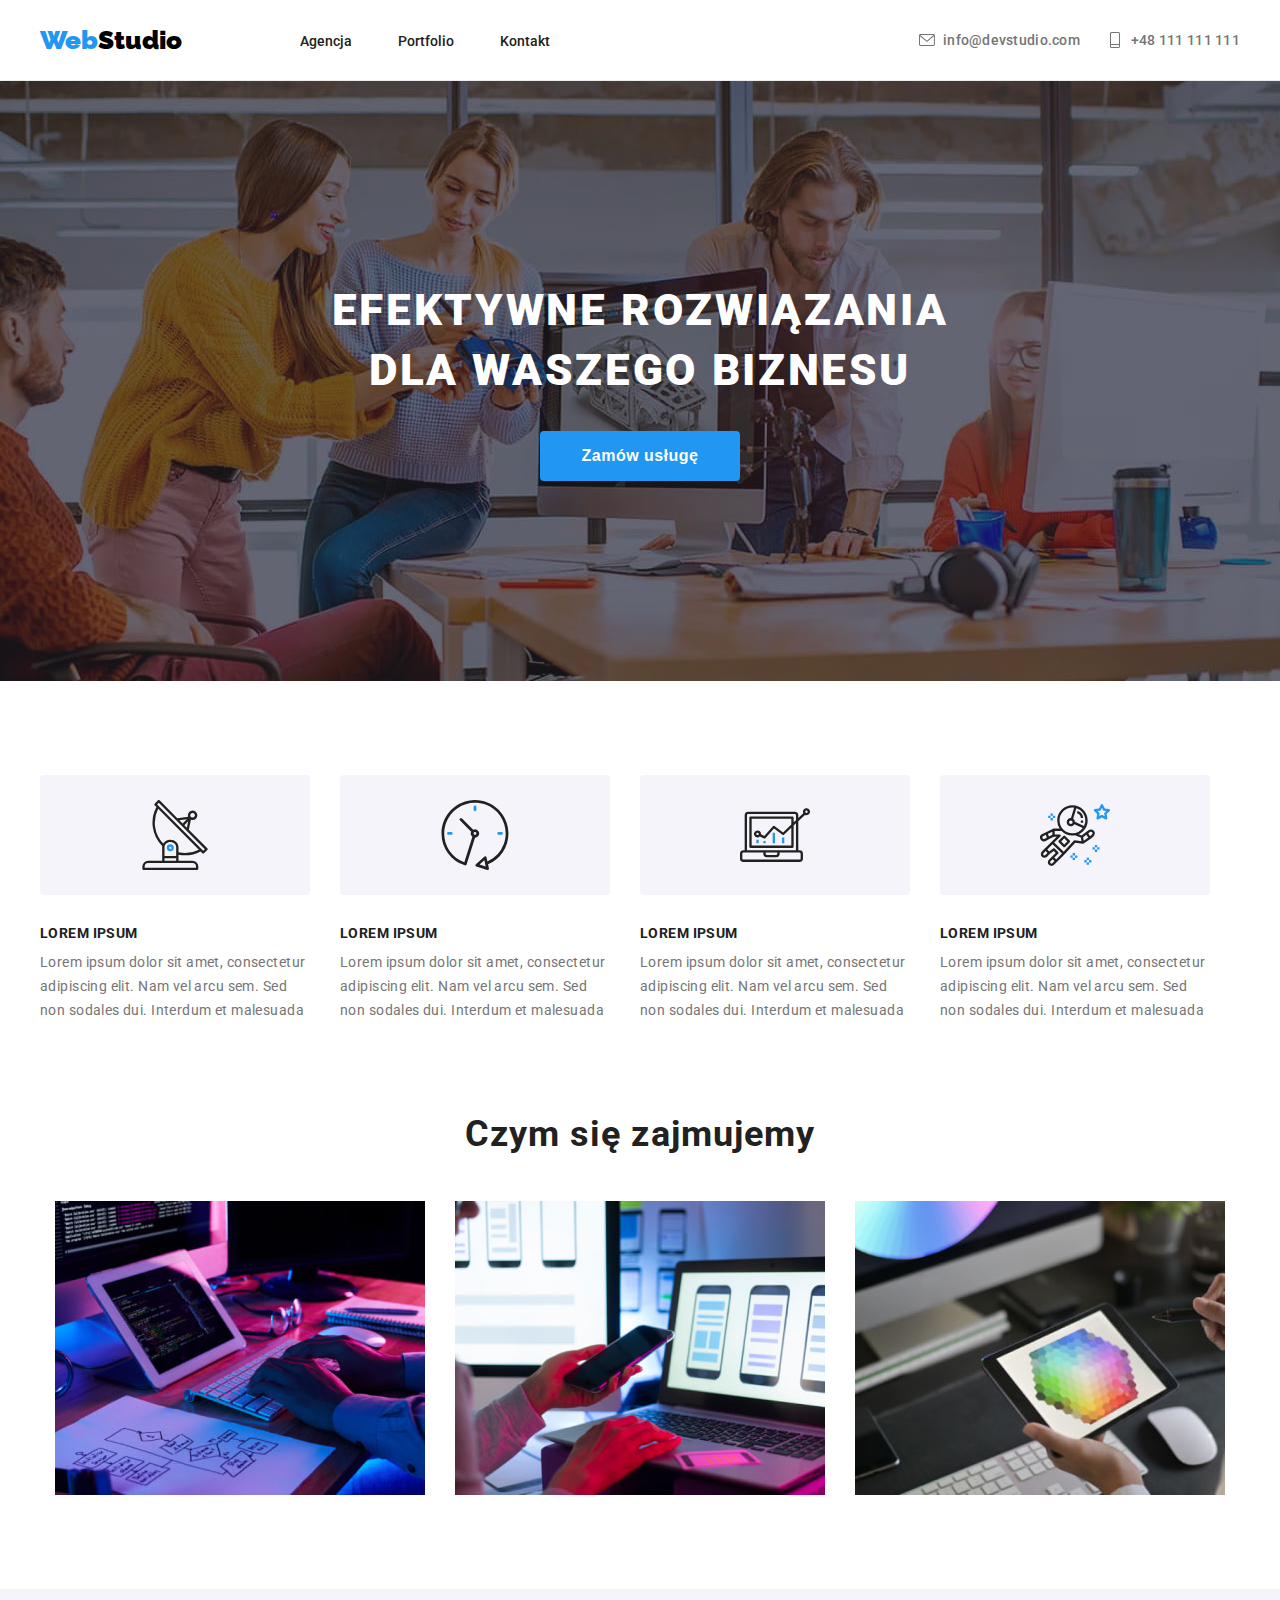
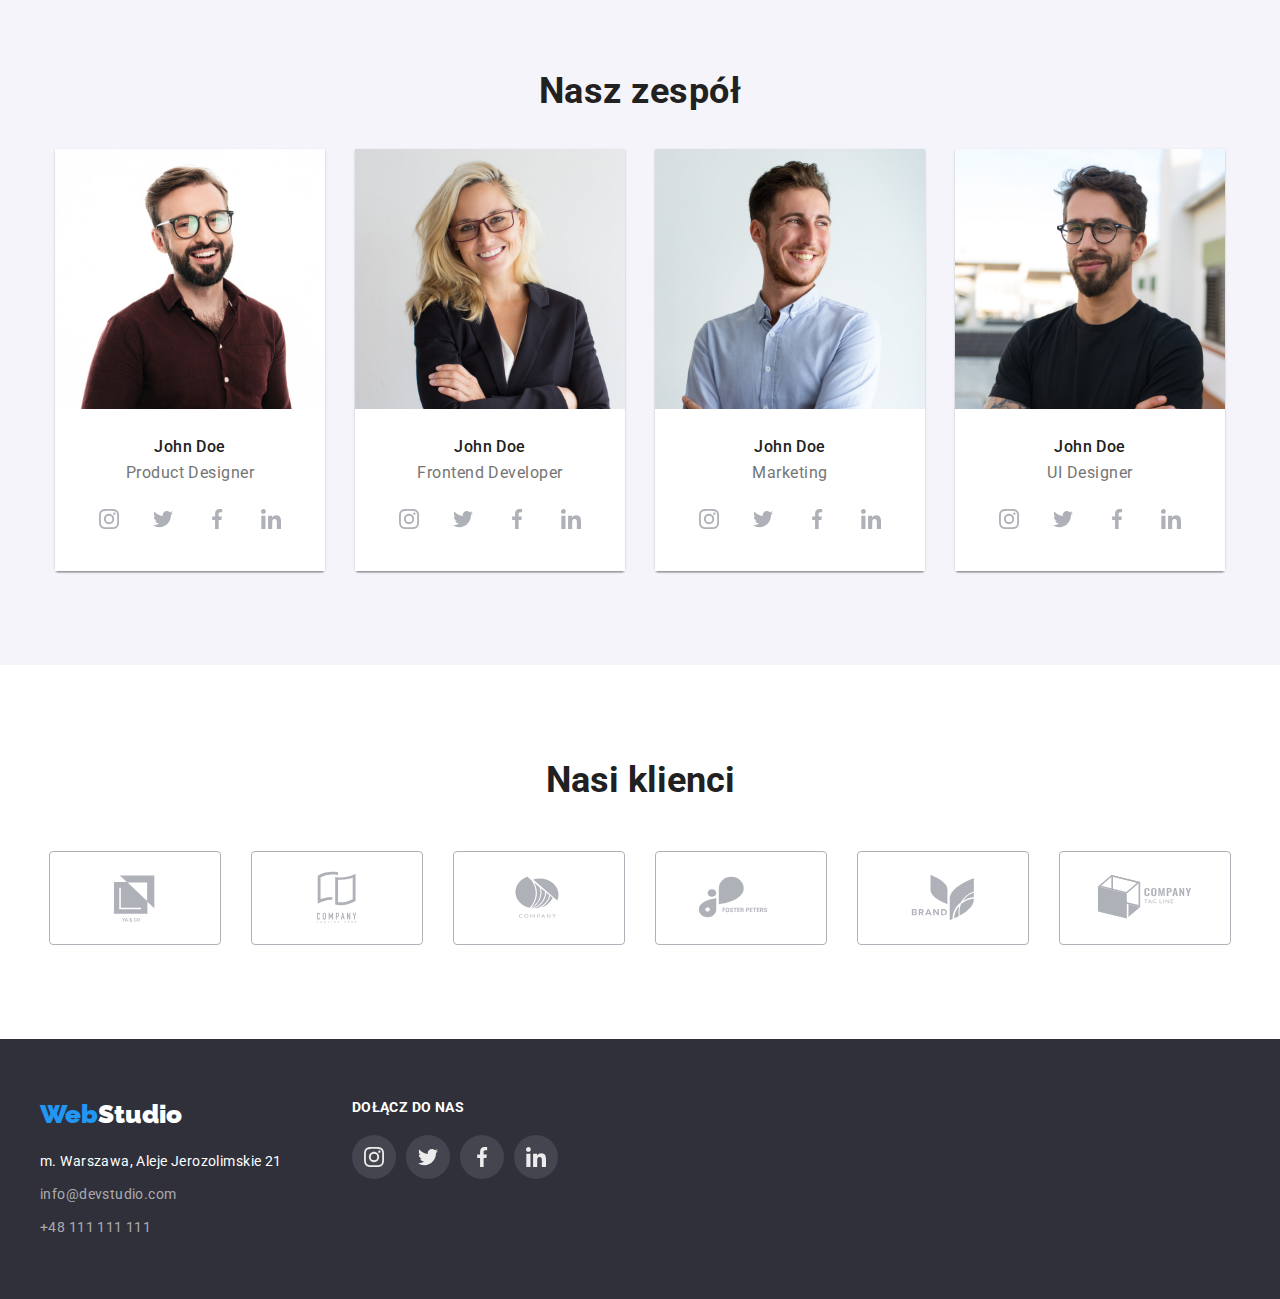
<file: index.html>
<!DOCTYPE html>
<html lang="pl">
  <head>
    <meta charset="utf-8" />
    <title>Portfolio</title>
    <link
      rel="stylesheet"
      href="https://cdnjs.cloudflare.com/ajax/libs/modern-normalize/1.1.0/modern-normalize.min.css"
      integrity="sha512-wpPYUAdjBVSE4KJnH1VR1HeZfpl1ub8YT/NKx4PuQ5NmX2tKuGu6U/JRp5y+Y8XG2tV+wKQpNHVUX03MfMFn9Q=="
      crossorigin="anonymous"
      referrerpolicy="no-referrer"
    />
    <link rel="stylesheet" href="css/styles.css" />
    <link rel="preconnect" href="https://fonts.googleapis.com" />
    <link rel="preconnect" href="https://fonts.gstatic.com" crossorigin />
    <link
      href="https://fonts.googleapis.com/css2?family=Raleway:wght@700&family=Roboto:wght@400;500;700;900&display=swap"
      rel="stylesheet"
    />
  </head>
  <body>
    <header>
      <section class="page-header">
        <div class="flex-header">
          <div class="header-logo">
            <a href="" class="logo-font"
              ><b
                ><span class="color-blue">Web</span
                ><span class="color-black">Studio</span></b
              ></a
            >
          </div>
          <nav>
            <ul class="nav-menu">
              <li class="nav-btn">
                <a href="./index.html" class="link">Agencja</a>
              </li>
              <li class="nav-btn">
                <a href="./portfolio.html" class="link">Portfolio</a>
              </li>
              <li class="nav-btn"><a href="" class="link">Kontakt</a></li>
            </ul>
          </nav>

          <div class="flex-tel">
            <a href="mailto:info@devstudio.com" class="flex-mail">
              <svg width="16" height="12">
                <use href="images/icons2.svg#icon-koperta"></use>
              </svg>
              info@devstudio.com
            </a>
            <a href="tel:+48111111111" class="flex-telnr">
              <svg width="10" height="16">
                <use href="images/icons2.svg#icon-tel"></use>
              </svg>
              +48 111 111 111
            </a>
          </div>
        </div>
      </section>
    </header>

    <main>
      <section>
        <div class="banner">
          <h1 class="banner-text">EFEKTYWNE ROZWIĄZANIA DLA WASZEGO BIZNESU</h1>
          <button type="button" class="header-button">Zamów usługę</button>
        </div>
      </section>

      <section class="lorem-section">
        <div class="container">
          <div class="boxes">
            <div class="box">
              <svg width="70" height="70">
                <use href="./images/icons2.svg#icon-satelita"></use>
              </svg>
            </div>
            <div class="box">
              <svg width="70" height="70">
                <use href="./images/icons2.svg#icon-zegar"></use>
              </svg>
            </div>
            <div class="box">
              <svg width="70" height="70">
                <use href="./images/icons2.svg#icon-laptop"></use>
              </svg>
            </div>
            <div class="box">
              <svg width="70" height="70">
                <use href="./images/icons2.svg#icon-astronauta"></use>
              </svg>
            </div>
          </div>
          <ul class="lorem">
            <li>
              <h3>LOREM IPSUM</h3>
              <p>
                Lorem ipsum dolor sit amet, consectetur adipiscing elit. Nam vel
                arcu sem. Sed non sodales dui. Interdum et malesuada
              </p>
            </li>
            <li>
              <h3>LOREM IPSUM</h3>
              <p>
                Lorem ipsum dolor sit amet, consectetur adipiscing elit. Nam vel
                arcu sem. Sed non sodales dui. Interdum et malesuada
              </p>
            </li>
            <li>
              <h3>LOREM IPSUM</h3>
              <p>
                Lorem ipsum dolor sit amet, consectetur adipiscing elit. Nam vel
                arcu sem. Sed non sodales dui. Interdum et malesuada
              </p>
            </li>
            <li>
              <h3>LOREM IPSUM</h3>
              <p>
                Lorem ipsum dolor sit amet, consectetur adipiscing elit. Nam vel
                arcu sem. Sed non sodales dui. Interdum et malesuada
              </p>
            </li>
          </ul>
        </div>
      </section>

      <section class="work-section">
        <div class="container">
          <h2>Czym się zajmujemy</h2>
          <div class="work-photos">
            <img
              src="images/img1.jpg"
              alt="iPad leżący na biurku"
              width="370"
              height="294"
            />
            <img
              src="images/img2.jpg"
              alt="Człowiek korzystający z telefonu i laptopa"
              width="370"
              height="294"
            />

            <img
              src="images/img3.jpg"
              alt="Człowiek korzystający z tabletu"
              width="370"
              height="294"
            />
          </div>
        </div>
      </section>

      <div class="team-section">
        <span class="team-title">Nasz zespół</span>
        <ul class="card-set">
          <li>
            <figure class="team-flex">
              <img
                src="images/img4.jpg"
                alt="John Doe"
                width="270"
                height="260"
              />
              <figcaption class="team-caption">
                <h3 class="team-img-title">John Doe</h3>
                <p class="team-img-descriptions">Product Designer</p>
                <div class="team-socials">
                  <div class="team-social">
                    <svg class="team-icon" width="20" height="20">
                      <use href="./images/icons2.svg#icon-instagram"></use>
                    </svg>
                  </div>
                  <div class="team-social">
                    <svg class="team-icon" width="20" height="20">
                      <use href="./images/icons2.svg#icon-twitter"></use>
                    </svg>
                  </div>
                  <div class="team-social">
                    <svg class="team-icon" width="20" height="20">
                      <use href="./images/icons2.svg#icon-facebook-1"></use>
                    </svg>
                  </div>
                  <div class="team-social">
                    <svg class="team-icon" width="20" height="20">
                      <use href="./images/icons2.svg#icon-linkedin"></use>
                    </svg>
                  </div>
                </div>
              </figcaption>
            </figure>
          </li>
          <li>
            <figure class="team-flex">
              <img
                src="images/img5.jpg"
                alt="John Doe"
                width="270"
                height="260"
              />
              <figcaption class="team-caption">
                <h3 class="team-img-title">John Doe</h3>
                <p class="img-descriptions">Frontend Developer</p>
                <div class="team-socials">
                  <div class="team-social">
                    <svg class="team-icon" width="20" height="20">
                      <use href="./images/icons2.svg#icon-instagram"></use>
                    </svg>
                  </div>
                  <div class="team-social">
                    <svg class="team-icon" width="20" height="20">
                      <use href="./images/icons2.svg#icon-twitter"></use>
                    </svg>
                  </div>
                  <div class="team-social">
                    <svg class="team-icon" width="20" height="20">
                      <use href="./images/icons2.svg#icon-facebook-1"></use>
                    </svg>
                  </div>
                  <div class="team-social">
                    <svg class="team-icon" width="20" height="20">
                      <use href="./images/icons2.svg#icon-linkedin"></use>
                    </svg>
                  </div>
                </div>
              </figcaption>
            </figure>
          </li>
          <li>
            <figure class="team-flex">
              <img
                src="images/img6.jpg"
                alt="John Doe"
                width="270"
                height="260"
              />
              <figcaption class="team-caption">
                <h3 class="team-img-title">John Doe</h3>
                <p class="img-descriptions">Marketing</p>
                <div class="team-socials">
                  <div class="team-social">
                    <svg class="team-icon" width="20" height="20">
                      <use href="./images/icons2.svg#icon-instagram"></use>
                    </svg>
                  </div>
                  <div class="team-social">
                    <svg class="team-icon" width="20" height="20">
                      <use href="./images/icons2.svg#icon-twitter"></use>
                    </svg>
                  </div>
                  <div class="team-social">
                    <svg class="team-icon" width="20" height="20">
                      <use href="./images/icons2.svg#icon-facebook-1"></use>
                    </svg>
                  </div>
                  <div class="team-social">
                    <svg class="team-icon" width="20" height="20">
                      <use href="./images/icons2.svg#icon-linkedin"></use>
                    </svg>
                  </div>
                </div>
              </figcaption>
            </figure>
          </li>
          <li>
            <figure class="team-flex">
              <img
                src="images/img7.jpg"
                alt="John Doe"
                width="270"
                height="260"
              />
              <figcaption class="team-caption">
                <h3 class="team-img-title">John Doe</h3>
                <p class="img-descriptions">UI Designer</p>
                <div class="team-socials">
                  <div class="team-social">
                    <svg class="team-icon" width="20" height="20">
                      <use href="./images/icons2.svg#icon-instagram"></use>
                    </svg>
                  </div>
                  <div class="team-social">
                    <svg class="team-icon" width="20" height="20">
                      <use href="./images/icons2.svg#icon-twitter"></use>
                    </svg>
                  </div>
                  <div class="team-social">
                    <svg class="team-icon" width="20" height="20">
                      <use href="./images/icons2.svg#icon-facebook-1"></use>
                    </svg>
                  </div>
                  <div class="team-social">
                    <svg class="team-icon" width="20" height="20">
                      <use href="./images/icons2.svg#icon-linkedin"></use>
                    </svg>
                  </div>
                </div>
              </figcaption>
            </figure>
          </li>
        </ul>
      </div>
      <section class="customers-section">
        <div class="container">
          <span class="team-title">Nasi klienci</span>
          <ul class="customers-cards">
            <li class="customers-card">
              <svg class="customers-icon" width="106" height="60">
                <use href="./images/icons2.svg#icon-logo1"></use>
              </svg>
            </li>
            <li class="customers-card">
              <svg class="customers-icon" width="106" height="60">
                <use href="./images/icons2.svg#icon-logo2"></use>
              </svg>
            </li>
            <li class="customers-card">
              <svg class="customers-icon" width="106" height="60">
                <use href="./images/icons2.svg#icon-logo3"></use>
              </svg>
            </li>
            <li class="customers-card">
              <svg class="customers-icon" width="106" height="60">
                <use href="./images/icons2.svg#icon-logo4"></use>
              </svg>
            </li>
            <li class="customers-card">
              <svg class="customers-icon" width="106" height="60">
                <use href="./images/icons2.svg#icon-logo5"></use>
              </svg>
            </li>
            <li class="customers-card">
              <svg class="customers-icon" width="106" height="60">
                <use href="./images/icons2.svg#icon-logo6"></use>
              </svg>
            </li>
          </ul>
        </div>
      </section>
    </main>

    <footer>
      <section class="page-footer">
        <div class="flex-footer">
          <div class="flex-footer-left">
            <a href="" class="logo-font"
              ><b
                ><span class="color-blue">Web</span
                ><span class="color-white">Studio</span></b
              ></a
            >
            <address class="footer-adress-link">
              m. Warszawa, Aleje Jerozolimskie 21
            </address>
            <a
              href="mailto:info@devstudio.com"
              class="footer-adress-link-alpha-mail"
              >info@devstudio.com</a
            >
            <a href="tel:+48111111111" class="footer-adress-link-alpha"
              >+48 111 111 111</a
            >
          </div>
          <div class="flex-footer-menu">
            <span class="join">DOŁĄCZ DO NAS</span>

            <div class="flex-footer-menu-socials">
              <div class="team-social">
                <svg class="footer-icon" width="20" height="20">
                  <use href="./images/icons2.svg#icon-instagram"></use>
                </svg>
              </div>
              <div class="team-social">
                <svg class="footer-icon" width="20" height="20">
                  <use href="./images/icons2.svg#icon-twitter"></use>
                </svg>
              </div>
              <div class="team-social">
                <svg class="footer-icon" width="20" height="20">
                  <use href="./images/icons2.svg#icon-facebook-1"></use>
                </svg>
              </div>
              <div class="team-social">
                <svg class="footer-icon" width="20" height="20">
                  <use href="./images/icons2.svg#icon-linkedin"></use>
                </svg>
              </div>
            </div>
          </div>
        </div>
      </section>
    </footer>
  </body>
</html>
</file>
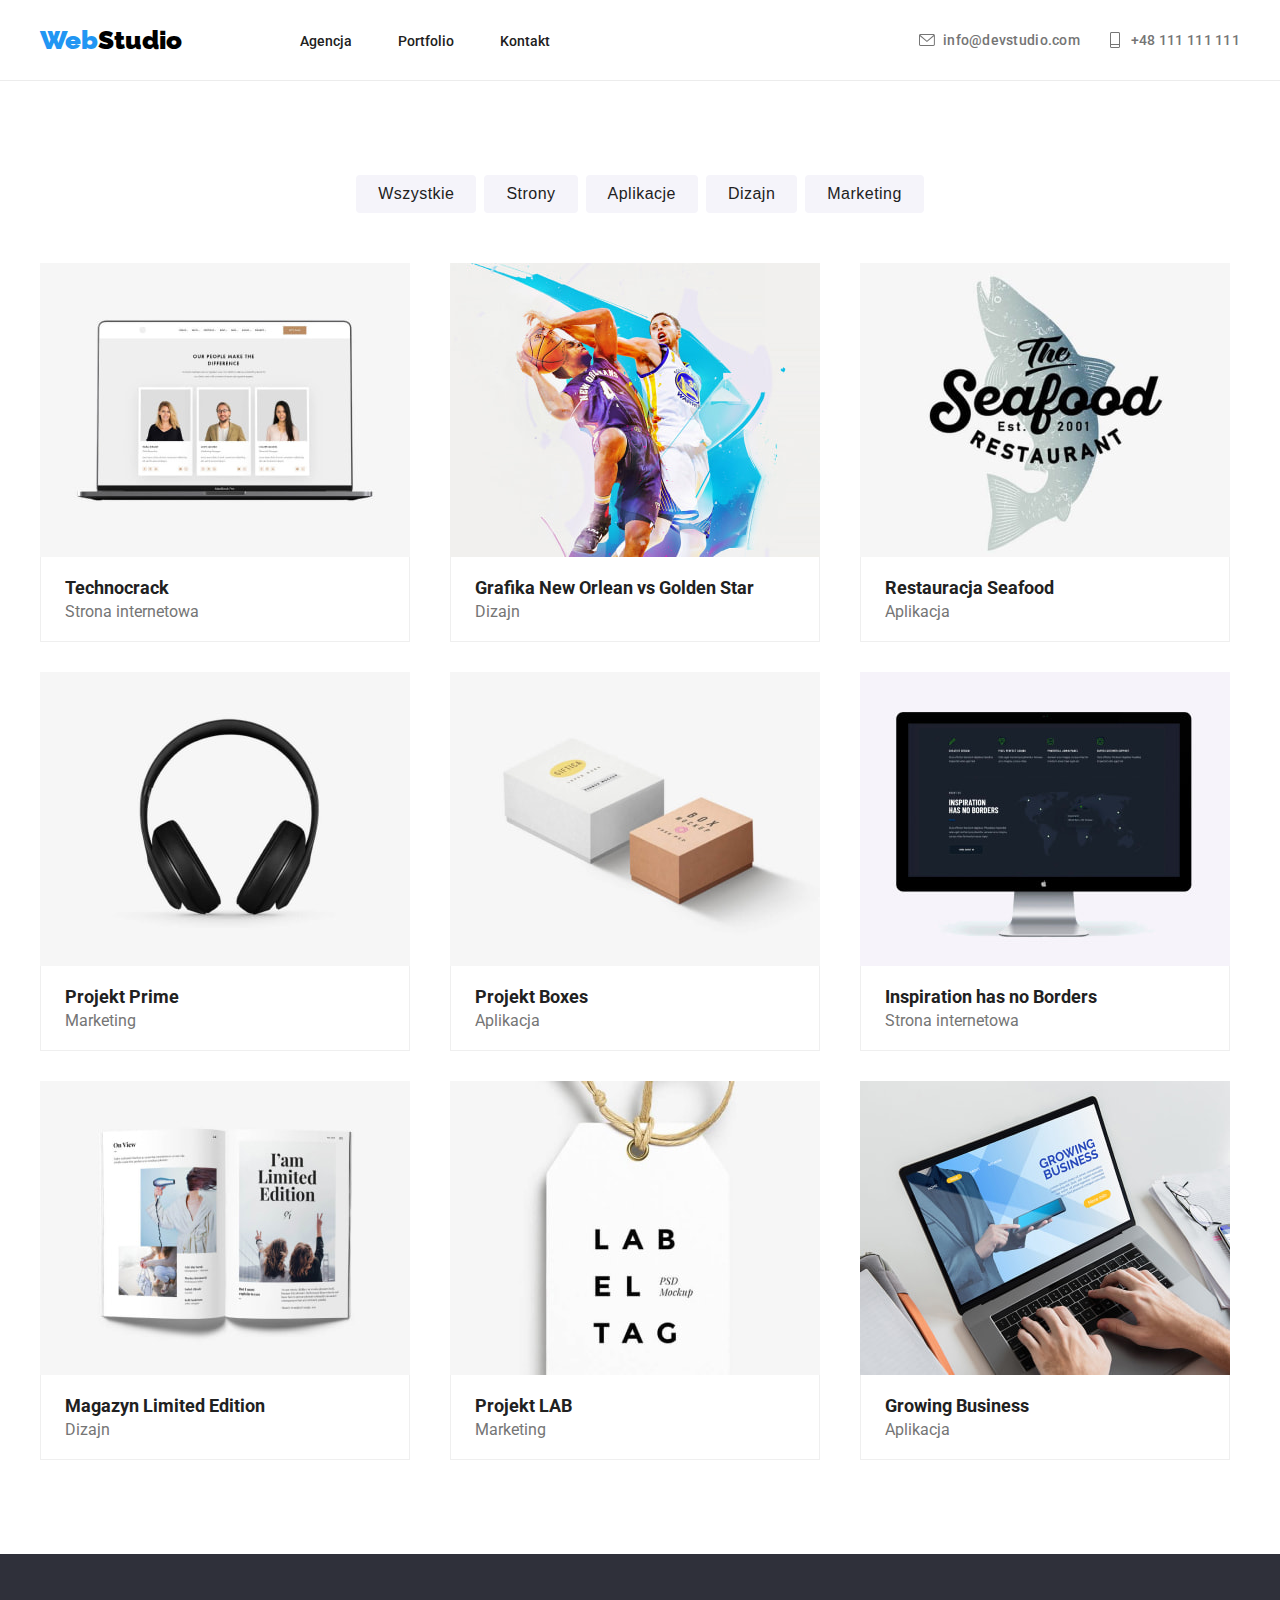
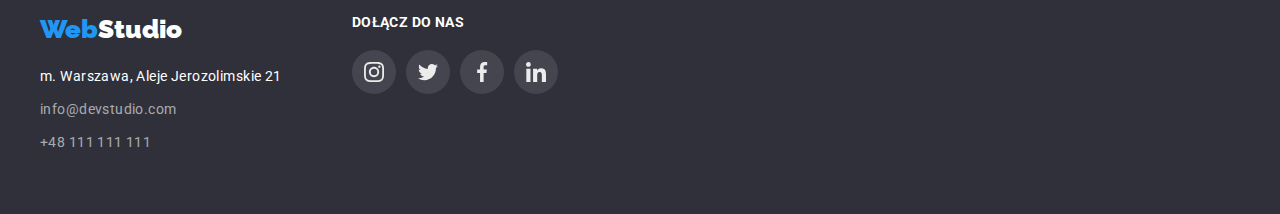
<file: portfolio.html>
<!DOCTYPE html>
<html lang="pl">
  <head>
    <meta charset="utf-8" />
    <title>Portfolio</title>
    <link
      rel="stylesheet"
      href="https://cdnjs.cloudflare.com/ajax/libs/modern-normalize/1.1.0/modern-normalize.min.css"
      integrity="sha512-wpPYUAdjBVSE4KJnH1VR1HeZfpl1ub8YT/NKx4PuQ5NmX2tKuGu6U/JRp5y+Y8XG2tV+wKQpNHVUX03MfMFn9Q=="
      crossorigin="anonymous"
      referrerpolicy="no-referrer"
    />
    <link rel="stylesheet" href="css/styles.css" />
    <link rel="preconnect" href="https://fonts.googleapis.com" />
    <link rel="preconnect" href="https://fonts.gstatic.com" crossorigin />
    <link
      href="https://fonts.googleapis.com/css2?family=Raleway:wght@700&family=Roboto:wght@400;500;700;900&display=swap"
      rel="stylesheet"
    />
  </head>
  <body>
    <header>
      <section class="page-header">
        <div class="flex-header">
          <div class="header-logo">
            <a href="" class="logo-font"
              ><b
                ><span class="color-blue">Web</span
                ><span class="color-black">Studio</span></b
              ></a
            >
          </div>
          <nav>
            <ul class="nav-menu">
              <li class="nav-btn">
                <a href="./index.html" class="link">Agencja</a>
              </li>
              <li class="nav-btn">
                <a href="./portfolio.html" class="link">Portfolio</a>
              </li>
              <li class="nav-btn"><a href="" class="link">Kontakt</a></li>
            </ul>
          </nav>

          <div class="flex-tel">
            <a href="mailto:info@devstudio.com" class="flex-mail">
              <svg width="16" height="12">
                <use href="images/icons2.svg#icon-koperta"></use>
              </svg>
              info@devstudio.com
            </a>
            <a href="tel:+48111111111" class="flex-telnr">
              <svg width="10" height="16">
                <use href="images/icons2.svg#icon-tel"></use>
              </svg>
              +48 111 111 111
            </a>
          </div>
        </div>
      </section>
    </header>

    <main>
      <section class="section">
        <div>
          <ul class="menu">
            <li class="menu-btn">
              <button type="button">Wszystkie</button>
            </li>
            <li class="menu-btn">
              <button type="button">Strony</button>
            </li>
            <li class="menu-btn">
              <button type="button">Aplikacje</button>
            </li>
            <li class="menu-btn">
              <button type="button">Dizajn</button>
            </li>
            <li class="menu-btn">
              <button type="button">Marketing</button>
            </li>
          </ul>
        </div>

        <div>
          <ul class="card-set">
            <li class="card">
              <figure class="card-flex">
                <img
                  src="images/portfolio1.jpg"
                  alt="Laptop ze strona internetowa"
                  width="370"
                  height="294"
                />
                <figcaption class="img-caption">
                  <h3 class="img-title">Technocrack</h3>
                  <p class="img-descriptions">Strona internetowa</p>
                </figcaption>
              </figure>
            </li>
            <li class="card">
              <figure class="card-flex">
                <img
                  src="images/portfolio2.jpg"
                  alt="Grafika New Orlean vs Golden Star"
                  width="370"
                  height="294"
                />
                <figcaption class="img-caption">
                  <h3 class="img-title">Grafika New Orlean vs Golden Star</h3>
                  <p class="img-descriptions">Dizajn</p>
                </figcaption>
              </figure>
            </li>
            <li class="card">
              <figure class="card-flex">
                <img
                  src="images/portfolio3.jpg"
                  alt="Logo restaruacji"
                  width="370"
                  height="294"
                />
                <figcaption class="img-caption">
                  <h3 class="img-title">Restauracja Seafood</h3>
                  <p class="img-descriptions">Aplikacja</p>
                </figcaption>
              </figure>
            </li>
            <li class="card">
              <figure class="card-flex">
                <img
                  src="images/portfolio4.jpg"
                  alt="Słuchawki"
                  width="370"
                  height="294"
                />
                <figcaption class="img-caption">
                  <h3 class="img-title">Projekt Prime</h3>
                  <p class="img-descriptions">Marketing</p>
                </figcaption>
              </figure>
            </li>
            <li class="card">
              <figure class="card-flex">
                <img
                  src="images/portfolio5.jpg"
                  alt="Dwa pudełka"
                  width="370"
                  height="294"
                />
                <figcaption class="img-caption">
                  <h3 class="img-title">Projekt Boxes</h3>
                  <p class="img-descriptions">Aplikacja</p>
                </figcaption>
              </figure>
            </li>
            <li class="card">
              <figure class="card-flex">
                <img
                  src="images/portfolio6.jpg"
                  alt="Monitor komputerowy"
                  width="370"
                  height="294"
                />
                <figcaption class="img-caption">
                  <h3 class="img-title">Inspiration has no Borders</h3>
                  <p class="img-descriptions">Strona internetowa</p>
                </figcaption>
              </figure>
            </li>
            <li class="card">
              <figure class="card-flex">
                <img
                  src="images/portfolio7.jpg"
                  alt="Otwarta książka"
                  width="370"
                  height="294"
                />
                <figcaption class="img-caption">
                  <h3 class="img-title">Magazyn Limited Edition</h3>
                  <p class="img-descriptions">Dizajn</p>
                </figcaption>
              </figure>
            </li>
            <li class="card">
              <figure class="card-flex">
                <img
                  src="images/portfolio8.jpg"
                  alt="Znacznik na sznurku"
                  width="370"
                  height="294"
                />
                <figcaption class="img-caption">
                  <h3 class="img-title">Projekt LAB</h3>
                  <p class="img-descriptions">Marketing</p>
                </figcaption>
              </figure>
            </li>
            <li class="card">
              <figure class="card-flex">
                <img
                  src="images/portfolio9.jpg"
                  alt="Pracowanie na laptopie"
                  width="370"
                  height="294"
                />
                <figcaption class="img-caption">
                  <h3 class="img-title">Growing Business</h3>
                  <p class="img-descriptions">Aplikacja</p>
                </figcaption>
              </figure>
            </li>
          </ul>
        </div>
      </section>
    </main>

    <footer>
      <section class="page-footer">
        <div class="flex-footer">
          <div class="flex-footer-left">
            <a href="" class="logo-font"
              ><b
                ><span class="color-blue">Web</span
                ><span class="color-white">Studio</span></b
              ></a
            >
            <address class="footer-adress-link">
              m. Warszawa, Aleje Jerozolimskie 21
            </address>
            <a
              href="mailto:info@devstudio.com"
              class="footer-adress-link-alpha-mail"
              >info@devstudio.com</a
            >
            <a href="tel:+48111111111" class="footer-adress-link-alpha"
              >+48 111 111 111</a
            >
          </div>
          <div class="flex-footer-menu">
            <span class="join">DOŁĄCZ DO NAS</span>

            <div class="flex-footer-menu-socials">
              <div class="team-social">
                <svg class="footer-icon" width="20" height="20">
                  <use href="./images/icons2.svg#icon-instagram"></use>
                </svg>
              </div>
              <div class="team-social">
                <svg class="footer-icon" width="20" height="20">
                  <use href="./images/icons2.svg#icon-twitter"></use>
                </svg>
              </div>
              <div class="team-social">
                <svg class="footer-icon" width="20" height="20">
                  <use href="./images/icons2.svg#icon-facebook-1"></use>
                </svg>
              </div>
              <div class="team-social">
                <svg class="footer-icon" width="20" height="20">
                  <use href="./images/icons2.svg#icon-linkedin"></use>
                </svg>
              </div>
            </div>
          </div>
        </div>
      </section>
    </footer>
  </body>
</html>
</file>
<file: css/styles.css>
* {
  margin: 0;
  padding: 0;
}
body {
  font-family: "Roboto", sans-serif;
  color: #212121;
  font-weight: 500;
}
.color-blue {
  color: #2196f3;
}
.color-white {
  color: #ffffff;
}
.color-black {
  color: #000;
}
.img-descriptions {
  color: #757575;
  font-size: 16px;
  font-weight: 400;
  text-align: left;
}
.img-title {
  font-size: 18px;
  font-weight: 700;
  text-align: left;
  margin-bottom: 4px;
}
.img-caption {
  display: flex;
  flex-direction: column;
  padding-top: 20px;
  padding-bottom: 20px;
  padding-left: 24px;
  border-left: 1px solid #eeee;
  border-right: 1px solid #eeee;
  border-bottom: 1px solid #eeee;
}
button:hover {
  color: #ffffff;
  background-color: #2196f3;
  box-shadow: 0px 3px 1px rgba(0, 0, 0, 0.1), 0px 1px 2px rgba(0, 0, 0, 0.08),
    0px 2px 2px rgba(0, 0, 0, 0.12);
}
button:focus {
  color: #ffffff;
  background-color: #2196f3;
}
button {
  cursor: pointer;
  background-color: #f5f4fa;
  color: #212121;
  border: none;
  font-size: 16px;
  border-radius: 4px;
  padding: 6px 22px;
  font-weight: 500;
  letter-spacing: 0.03em;
  line-height: 26px;
}

ul {
  list-style-type: none;
}
.logo-font {
  font-family: "Raleway", sans-serif;
  font-weight: 700;
  font-size: 26px;
  text-decoration: none;
}

.link:hover {
  color: #2196f3;
}
.link:focus {
  color: #2196f3;
}
.link {
  text-decoration: none;
  color: #212121;
  font-size: 14px;
}
.header-adress-link {
  color: #757575;
  font-size: 14px;
  text-decoration: none;
  letter-spacing: 0.02em;
  font-weight: 500;
  display: flex;
}
.flex-tel {
  display: flex;
  justify-content: space-between;
  width: 321px;
  box-sizing: border-box;
  fill: #757575;
}
.flex-tel a {
  color: #757575;
  font-size: 14px;
  text-decoration: none;
  letter-spacing: 0.02em;
  font-weight: 500;
}

.flex-mail:hover svg {
  fill: #2196f3;
}
.flex-mail:hover {
  color: #2196f3;
}

.flex-telnr:hover svg {
  fill: #2196f3;
}
.flex-telnr:hover {
  color: #2196f3;
}

.flex-mail {
  display: flex;
  justify-content: space-between;
  width: 161px;
  align-items: center;
  text-align: center;
}

.flex-telnr {
  display: flex;
  justify-content: space-between;
  width: 130px;
  align-items: center;
  text-align: center;
}
.header-adress-link:focus {
  color: #2196f3;
}
.header-adress-link:hover {
  color: #2196f3;
}
.footer-adress-link {
  color: #ffffff;
  background-color: #2f303a;
  font-size: 14px;
  font-weight: 400;
  margin-bottom: 9px;
  margin-top: 20px;
  font-style: normal;
  letter-spacing: 0.03em;
  line-height: 24px;
}
.footer-adress-link:focus {
  color: #2196f3;
}
.footer-adress-link:hover {
  color: #2196f3;
}
.footer-adress-link-alpha-mail {
  color: rgba(255, 255, 255, 0.6);
  background-color: #2f303a;
  font-size: 14px;
  margin-bottom: 9px;
  font-weight: 400;
  text-decoration: none;
  letter-spacing: 0.03em;
  line-height: 24px;
}
.footer-adress-link-alpha {
  color: rgba(255, 255, 255, 0.6);
  background-color: #2f303a;
  text-decoration: none;
  font-size: 14px;
  font-weight: 400;
  letter-spacing: 0.03em;
  line-height: 24px;
}
.footer-adress-link-alpha:hover {
  color: #2196f3;
}
.footer-adress-link-alpha:focus {
  color: #2196f3;
}
.section {
  display: flex;
  flex-direction: column;
  padding-top: 94px;
  padding-bottom: 94px;
  margin: 0 auto;
  max-width: 1200px;
  text-align: center;
}
.menu {
  display: flex;
  justify-content: center;
  margin-bottom: 50px;
}
.menu > .menu-btn:not(:last-child) {
  margin-right: 8px;
}

.header-logo {
  margin-right: 93px;
}

.nav-menu {
  display: flex;
  margin-right: 345px;
}
.nav-menu > .nav-btn:not(:last-child) {
  margin-right: 46px;
}
.adress-menu {
  display: flex;
  justify-content: space-between;
  width: 295px;
}
.card-set {
  display: flex;
  flex-wrap: wrap;
  gap: 30px;
}
.card {
  flex-basis: calc((100% - 2 * 30px) / 3);
}
.page-footer {
  display: flex;
  flex-direction: column;
  background-color: #2f303a;
  padding-top: 60px;
  padding-bottom: 60px;
}
.flex-footer {
  width: 1200px;
  margin: 0 auto;
  display: flex;
}
.card-flex {
  display: flex;
  flex-direction: column;
  width: 370px;
}
.card-flex:hover {
  cursor: pointer;
  box-shadow: 0px 1px 1px rgba(0, 0, 0, 0.12), 0px 4px 4px rgba(0, 0, 0, 0.06),
    1px 4px 6px rgba(0, 0, 0, 0.16);
}

.page-header {
  height: 80px;
  border-bottom: 1px solid #ececec;
  display: flex;
}

.flex-header {
  display: flex;
  align-items: center;
  width: 1200px;
  margin: 0 auto;
  justify-content: space-between;
}
.banner {
  display: flex;
  align-items: center;
  flex-direction: column;
  height: 600px;
  max-width: 1600px;
  margin: 0 auto;
  background-color: #2f303a;
  justify-content: center;
  background-image: linear-gradient(
      90deg,
      rgba(47, 48, 58, 0.4) 100%,
      rgba(0, 0, 0, 1) 100%
    ),
    url("../images/efektywne.jpg");
  background-position: 50% 50%;
  background-size: cover;
  background-repeat: no-repeat;
}
.banner-text {
  font-weight: 900;
  font-size: 44px;
  text-transform: uppercase;
  color: #ffffff;
  line-height: 136%;
  letter-spacing: 0.06em;
  width: 696px;
  margin-bottom: 30px;
  text-align: center;
}
.header-button {
  cursor: pointer;
  width: 200px;
  height: 50px;
  display: flex;
  font-weight: bold;
  font-size: 16px;
  line-height: 187%;
  text-align: center;
  align-items: center;
  justify-content: center;
  background-color: #2196f3;
  color: white;
}
.container {
  display: flex;
  flex-direction: column;
}
.lorem {
  display: flex;
  width: 1200px;
  align-items: center;
  justify-content: center;
  margin: 0 auto;
}
.lorem-section {
  padding-top: 94px;
  padding-bottom: 94px;
}
.lorem-section p {
  font-size: 14px;
  line-height: 171%;
  font-weight: 400;
  letter-spacing: 0.03em;
  color: #757575;
}

.lorem-section h3 {
  font-weight: 700;
  font-size: 14px;
  line-height: 16px;
  letter-spacing: 0.03em;
  text-transform: uppercase;
  margin-bottom: 10px;
}
.lorem li {
  margin-right: 30px;
  max-width: 270px;
  max-height: 101px;
  display: flex;
  flex-direction: column;
}
.work-section {
  padding-bottom: 94px;
  width: 1200px;
  display: flex;
  align-items: center;
  margin: 0 auto;
  justify-content: center;
}
.work-photos {
  width: 1170px;
  display: flex;
  justify-content: space-between;
}
.work-section h2 {
  font-weight: bold;
  font-size: 36px;
  line-height: 95%;
  text-align: center;
  letter-spacing: 0.03em;
  margin-bottom: 50px;
}
.team-section {
  padding-bottom: 94px;
  padding-top: 94px;
  justify-content: center;
  display: flex;
  flex-direction: column;
  align-items: center;
  font-weight: 500;
  font-size: 16px;
  line-height: 100%;
  text-align: center;
  letter-spacing: 0.03em;
  color: #212121;
  background-color: #f5f4fa;
}
.team-list {
  display: flex;
  justify-content: center;
  align-items: space-between;
  width: 1170px;
}
.team-section h2 {
  font-weight: 700;
  font-size: 36px;
  width: 210px;
  height: 42px;
}
.team-flex {
  display: flex;
  flex-direction: column;
  box-shadow: 0px 1px 3px rgba(0, 0, 0, 0.12), 0px 1px 1px rgba(0, 0, 0, 0.14),
    0px 2px 1px rgba(0, 0, 0, 0.2);
  border-radius: 0px 0px 4px 4px;
}
.team-caption {
  display: flex;
  flex-direction: column;
  padding-top: 30px;
  padding-bottom: 30px;
  align-items: center;
  background-color: #fff;
}
.team-section {
  display: flex;
  flex-direction: column;
  padding-top: 94px;
  padding-bottom: 94px;
  margin: 0 auto;
  text-align: center;
  align-items: center;
  background-color: #f5f4fa;
}
.team-title {
  margin-bottom: 50px;
  font-weight: 700;
  font-size: 36px;
}
.team-img-title {
  font-size: 16px;
  font-weight: 500;
  margin-bottom: 10px;
}
.team-img-descriptions {
  color: #757575;
  font-size: 16px;
  font-weight: 400;
}
.icon {
  fill: #2a2a2a;
}
.icon:hover {
  fill: pink;
}

.box {
  width: 270px;
  height: 120px;
  background-color: #f5f4fa;
  margin-right: 30px;
  margin-bottom: 30px;
  border-radius: 4px;
  display: flex;
  justify-content: center;
  align-items: center;
}
.boxes {
  display: flex;
  margin: 0 auto;
}
.team-socials {
  display: flex;
  width: 206px;
  height: 44px;
  justify-content: space-between;
  margin-top: 16px;
}
.team-social {
  width: 44px;
  height: 44px;
  align-items: center;
  display: flex;
  justify-content: center;
  cursor: pointer;
  background-color: rgba(255, 255, 255, 0.1);
  border-radius: 50%;
}
.team-social:hover {
  background-color: #2196f3;
}
.team-social:hover svg {
  fill: white;
}
.team-icon {
  fill: #afb1b8;
}
.team-icon:hover {
  fill: white;
}
.footer-icon {
  fill: white;
}
.customers-icon {
  fill: #afb1b8;
}

.customers-section {
  padding-bottom: 94px;
  padding-top: 94px;
  justify-content: center;
  display: flex;
  flex-direction: column;
  align-items: center;
  text-align: center;
  width: 1200px;
  margin: 0 auto;
}
.customers-cards {
  display: flex;
}
.customers-card {
  width: 170px;
  height: 92px;
  border-radius: 4px;
  border: 1px solid #afb1b8;
  cursor: pointer;
  align-items: center;
  justify-content: center;
  display: flex;
}

.customers-cards > .customers-card:not(:last-child) {
  margin-right: 30px;
}
.customers-card:hover svg {
  fill: #2196f3;
}
.customers-card:hover {
  border: 1px solid #2196f3;
}
.flex-footer-left {
  display: flex;
  flex-direction: column;
}
.flex-footer-menu {
  display: flex;
  flex-direction: column;
  margin-left: 70px;
}
.join {
  color: white;
  font-size: 14px;
  font-weight: bold;
  letter-spacing: 0.03em;
  margin-bottom: 20px;
}
.flex-footer-menu-socials {
  display: flex;
  width: 206px;
  height: 44px;
  justify-content: space-between;
}
.footer-social {
  width: 44px;
  height: 44px;
  align-items: center;
  display: flex;
  justify-content: center;
  cursor: pointer;
  background: rgba(255, 255, 255, 0.1);
}
.footer-icon {
  fill: #ececec;
}
</file>
